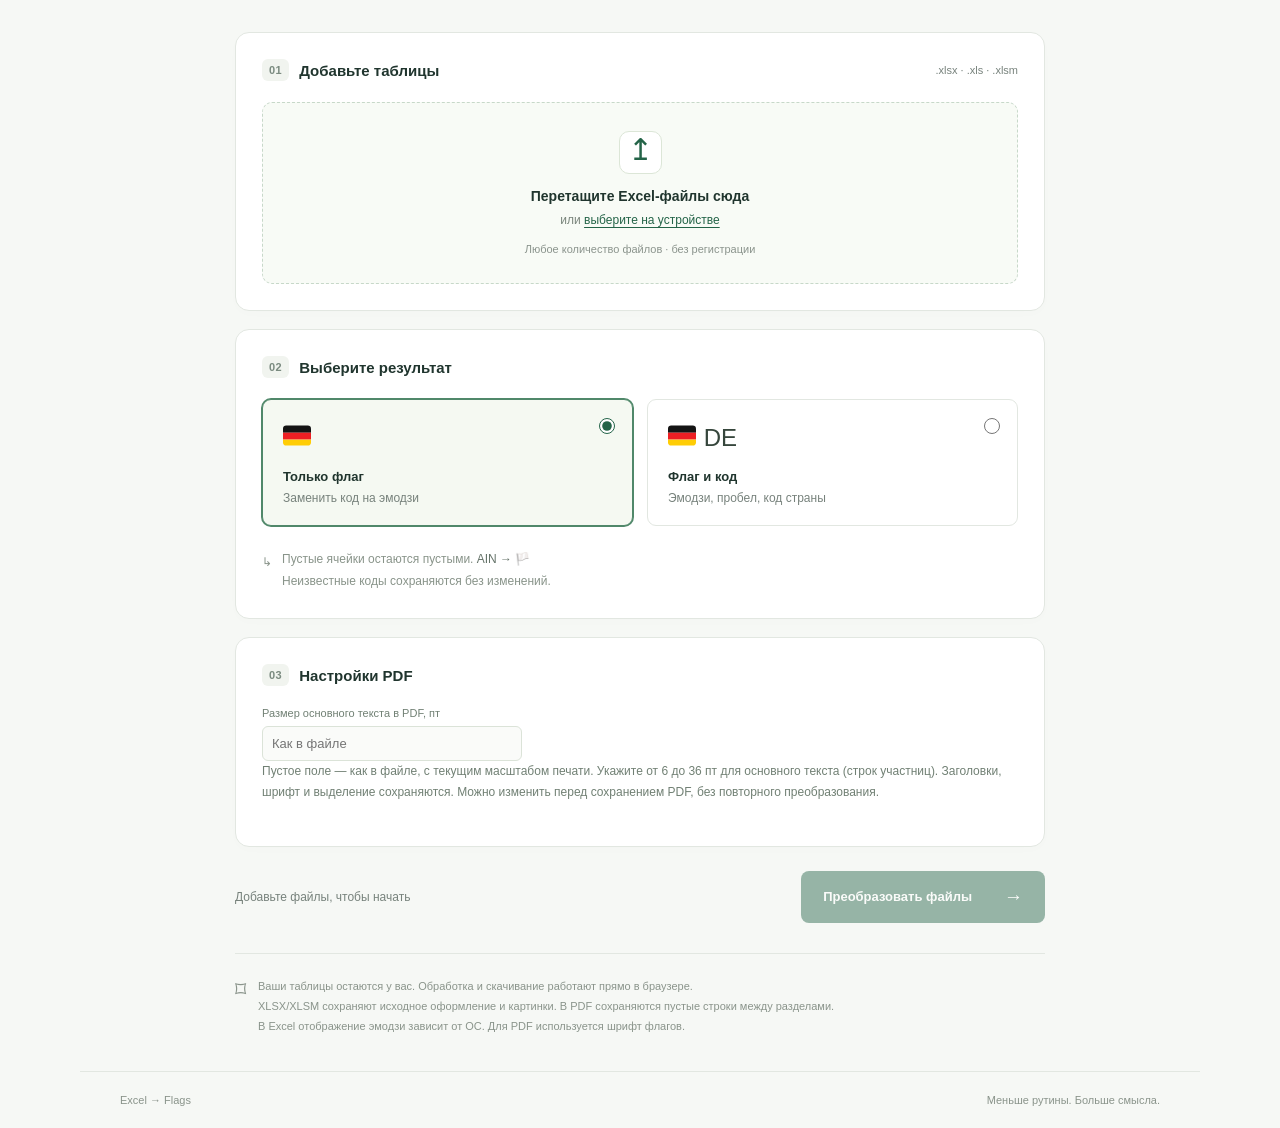
<file: public/index.html>
<!doctype html>
<html lang="ru">
<head>
  <meta charset="utf-8">
  <meta name="viewport" content="width=device-width, initial-scale=1">
  <meta name="description" content="Замените коды стран на флаги в Excel. Бесплатно, прямо в браузере, без отправки файлов на сервер.">
  <title>Excel → Flags · Флаги в таблицах</title>
  <link rel="stylesheet" href="styles.css">
  <script defer src="vendor/xlsx.full.min.js"></script>
  <script defer src="vendor/jszip.min.js"></script>
  <script defer src="converter.js"></script>
  <script defer src="workbook-package.js"></script>
  <script defer src="pdf-export.js"></script>
  <script defer src="app.js"></script>
</head>
<body>
  <main>
    <section class="panel upload-panel" aria-labelledby="upload-title"><div class="section-heading"><h2 id="upload-title"><span class="step">01</span> Добавьте таблицы</h2><span class="muted">.xlsx · .xls · .xlsm</span></div><label class="dropzone" id="dropzone"><input id="file-input" type="file" multiple accept=".xlsx,.xls,.xlsm"><span class="upload-icon" aria-hidden="true">↥</span><strong>Перетащите Excel-файлы сюда</strong><span>или <span class="text-link">выберите на устройстве</span></span><small>Любое количество файлов · без регистрации</small></label><p id="notice" class="notice" role="status" aria-live="polite"></p><div id="files" class="files"></div></section>
    <section class="panel" aria-labelledby="format-title"><div class="section-heading"><h2 id="format-title"><span class="step">02</span> Выберите результат</h2></div><fieldset class="formats"><legend class="sr-only">Формат ячейки</legend><label class="format"><input type="radio" name="format" value="flag" checked><span class="format-body"><span class="format-example">🇩🇪</span><strong>Только флаг</strong><span>Заменить код на эмодзи</span></span></label><label class="format"><input type="radio" name="format" value="flag-code"><span class="format-body"><span class="format-example">🇩🇪 <span>DE</span></span><strong>Флаг и код</strong><span>Эмодзи, пробел, код страны</span></span></label></fieldset><div class="rules"><span>↳</span><p>Пустые ячейки остаются пустыми. <b>AIN → 🏳️</b><br>Неизвестные коды сохраняются без изменений.</p></div></section>
    <section class="panel" aria-labelledby="pdf-settings-title">
      <div class="section-heading"><h2 id="pdf-settings-title"><span class="step">03</span> Настройки PDF</h2></div>
      <label class="field" for="pdf-size">Размер основного текста в PDF, пт
        <input id="pdf-size" type="number" min="6" max="36" step="0.5" placeholder="Как в файле" aria-describedby="pdf-size-help">
      </label>
      <p id="pdf-size-help" class="pdf-help">Пустое поле — как в файле, с текущим масштабом печати. Укажите от 6 до 36 пт для основного текста (строк участниц). Заголовки, шрифт и выделение сохраняются. Можно изменить перед сохранением PDF, без повторного преобразования.</p>
    </section>
    <div class="action-row"><p id="summary">Добавьте файлы, чтобы начать</p><button class="primary" id="convert" disabled>Преобразовать файлы <span>→</span></button></div>
    <section id="results-panel" class="panel" hidden aria-labelledby="results-title"><div class="section-heading"><h2 id="results-title"><span class="step done">✓</span> Готово к скачиванию</h2><button id="download-all" class="secondary">Скачать всё ZIP</button></div><p class="pdf-help">PDF: нажмите «Сохранить PDF», затем выберите «Сохранить как PDF» в окне печати. Экспортируется выбранный лист с эмодзи-флагами.</p><div id="results" aria-live="polite"></div></section>
    <aside class="footnote"><span aria-hidden="true">⌑</span><p>Ваши таблицы остаются у вас. Обработка и скачивание работают прямо в браузере.<br>XLSX/XLSM сохраняют исходное оформление и картинки. В PDF сохраняются пустые строки между разделами.<br>В Excel отображение эмодзи зависит от ОС. Для PDF используется шрифт флагов.</p></aside>
  </main><footer><span>Excel → Flags</span><span>Меньше рутины. Больше смысла.</span></footer>
</body>
</html>
</file>
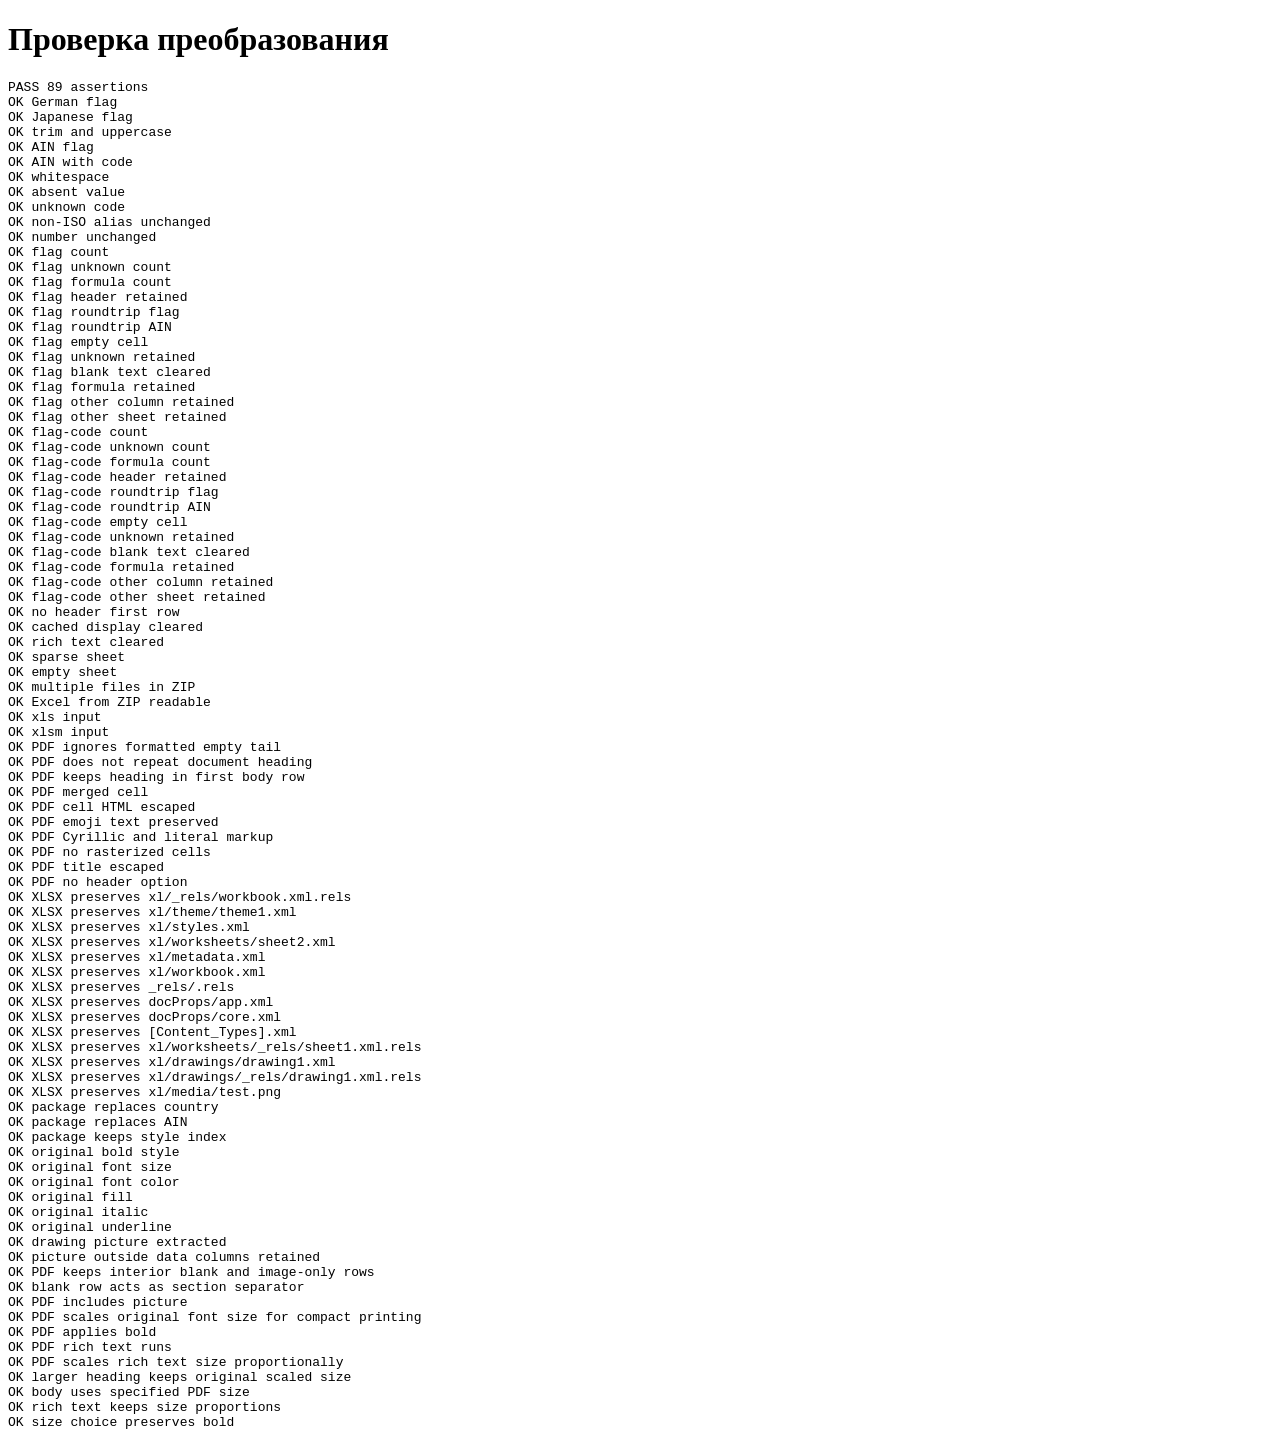
<file: tests/index.html>
<!doctype html>
<html lang="ru"><meta charset="utf-8"><title>Excel Flags — tests</title>
<body><h1>Проверка преобразования</h1><pre id="output">RUNNING</pre>
<script src="../public/vendor/xlsx.full.min.js"></script>
<script src="../public/vendor/jszip.min.js"></script>
<script src="../public/converter.js"></script>
<script src="../public/workbook-package.js"></script>
<script src="../public/pdf-export.js"></script>
<script src="tests.js"></script></body></html>
</file>
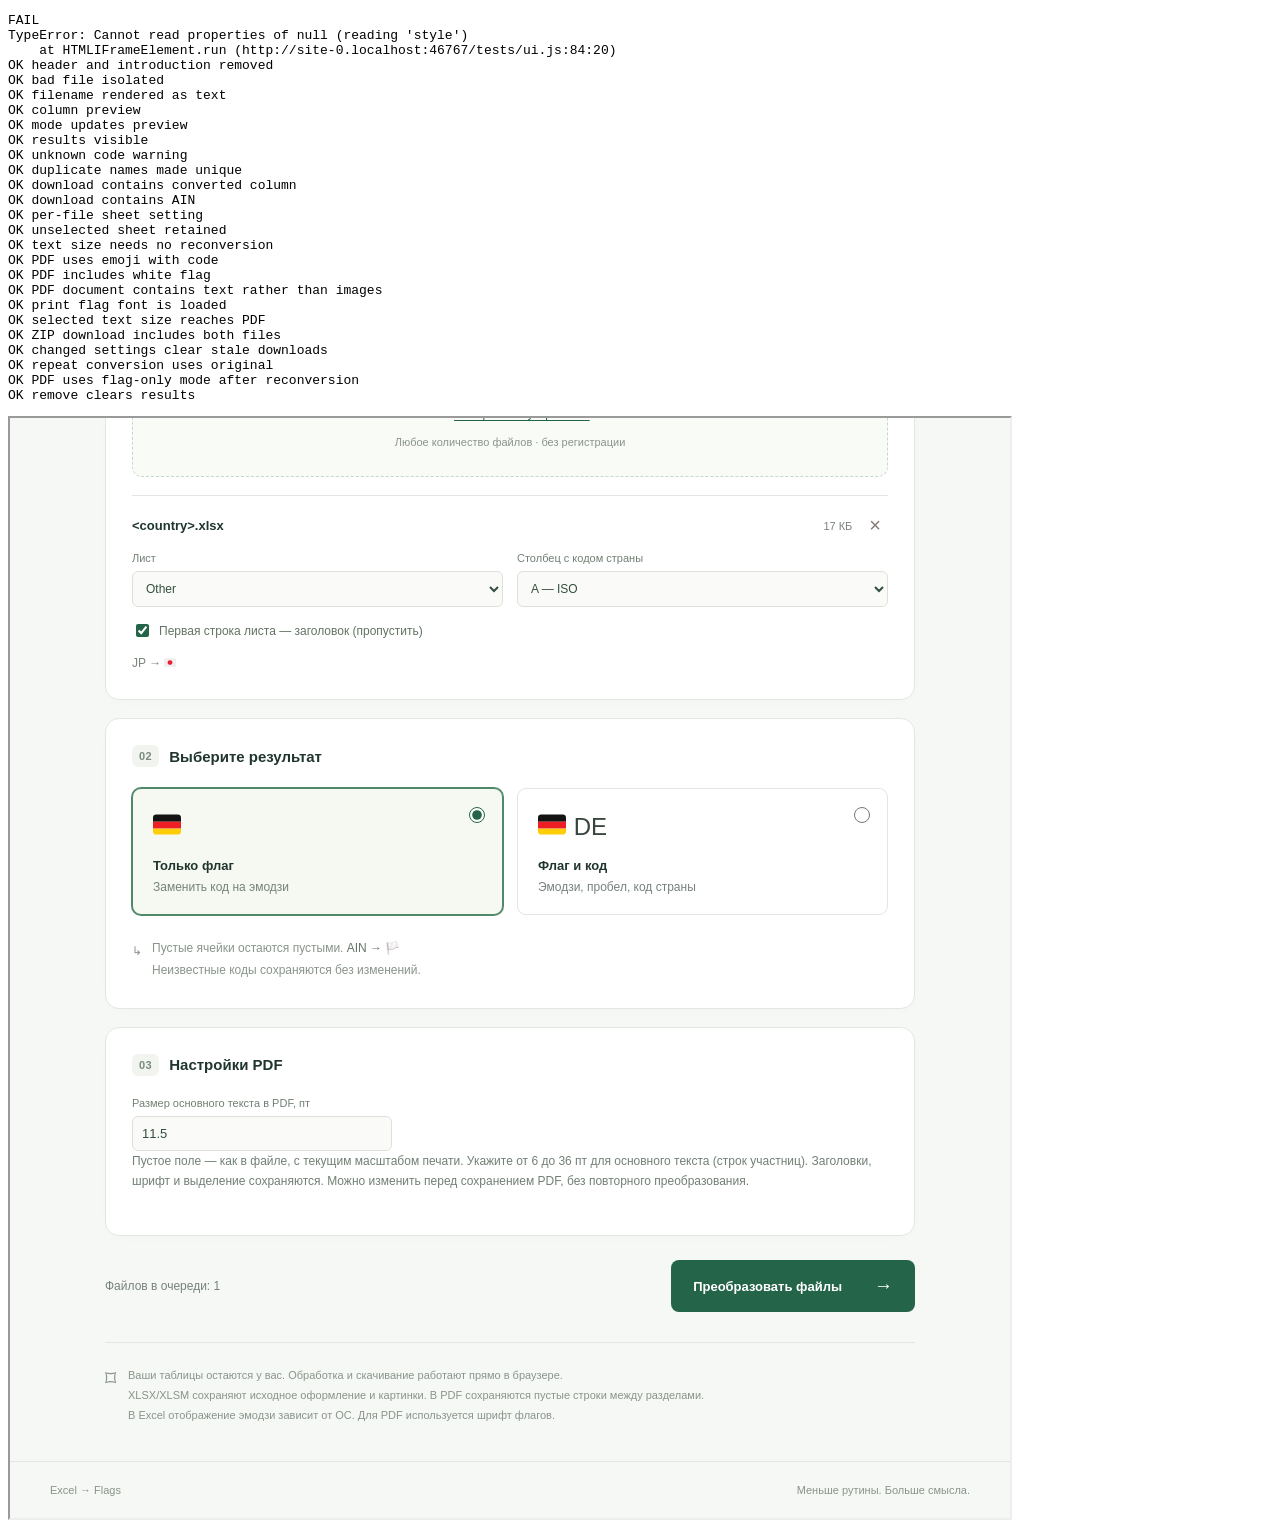
<file: tests/ui.html>
<!doctype html>
<html lang="ru"><meta charset="utf-8"><title>UI tests</title><body>
<pre id="output">RUNNING</pre><iframe id="app" src="../public/index.html" width="1000" height="1100"></iframe>
<script src="../public/vendor/xlsx.full.min.js"></script>
<script src="ui.js"></script></body></html>
</file>
<file: public/styles.css>
@font-face{font-family:"Country Flags";src:url("vendor/TwemojiCountryFlags.woff2") format("woff2");font-display:swap;unicode-range:U+1F1E6-1F1FF;}
:root{font-family:"Country Flags",Inter,"Segoe UI",Arial,sans-serif;color:#20352e;background:#f6f8f5;font-synthesis:none;--green:#246448;--muted:#77827c;--line:#e2e7e1}*{box-sizing:border-box}body{margin:0}button,input,select{font:inherit}button,a,input,select{touch-action:manipulation}button{cursor:pointer}button:disabled{cursor:not-allowed;opacity:.45}a{color:inherit;text-decoration:none}.topbar{max-width:1120px;margin:auto;padding:27px 40px;display:flex;align-items:center;justify-content:space-between;border-bottom:1px solid var(--line)}.brand{font-weight:750;letter-spacing:-.5px;font-size:19px;display:flex;align-items:center;gap:10px}.brand-icon{background:var(--green);color:white;border-radius:9px;font-size:26px;padding:0 7px}.brand-arrow{color:#98a59b;font-weight:400}.privacy{font-size:12px;color:#637369;display:flex;gap:7px;align-items:center}.dot{width:6px;height:6px;background:#5b9772;border-radius:50%}main{width:min(810px,100% - 40px);margin:auto}.intro{padding:60px 0 37px}.eyebrow{font-size:10px;letter-spacing:2px;font-weight:700;color:var(--green)}h1{font-size:54px;line-height:1.12;letter-spacing:-2.2px;font-weight:650;margin:20px 0 18px}h1 span{color:var(--green)}.intro p{color:#6c7870;font-size:15px;line-height:1.75}.examples{display:flex;gap:10px;margin-top:25px}.examples>span{background:#fff;border:1px solid var(--line);padding:8px 13px;border-radius:7px;font-family:"Country Flags","Segoe UI Emoji","Apple Color Emoji",sans-serif;font-size:13px}.examples b{color:#a2ada5;margin:0 8px;font-weight:400}.panel{background:#fff;border:1px solid var(--line);border-radius:14px;padding:26px;margin-bottom:18px;box-shadow:0 3px 12px #20352e03}.section-heading{display:flex;justify-content:space-between;align-items:center;gap:12px;margin-bottom:21px}h2{display:flex;align-items:center;gap:10px;font-size:15px;margin:0;font-weight:650}.step{color:#7b8b80;background:#f1f4ef;border-radius:6px;padding:5px 7px;font-size:11px;letter-spacing:.5px}.muted{font-size:11px;color:var(--muted)}.dropzone{position:relative;display:flex;align-items:center;flex-direction:column;gap:9px;padding:28px 16px;border:1.5px dashed #c7d8c9;border-radius:10px;background:#f8fbf6;cursor:pointer;transition:.15s}.dropzone:hover,.dropzone.dragover{background:#eef6ea;border-color:var(--green)}.dropzone:focus-within{outline:2px solid var(--green);outline-offset:3px}.dropzone input{position:absolute;opacity:0;width:1px;height:1px}.upload-icon{font-size:30px;color:var(--green);border:1px solid #dce6d7;background:#fff;border-radius:10px;width:43px;height:43px;text-align:center;margin-bottom:5px}.dropzone strong{font-size:14px}.dropzone>span:not(.upload-icon){font-size:12px;color:#7a857c}.text-link{color:var(--green);text-decoration:underline;text-underline-offset:3px}.dropzone small{font-size:11px;color:#8b948d;margin-top:7px}.notice:empty{display:none}.notice{font-size:13px;color:#85612c;line-height:1.5;white-space:pre-line}.formats{display:grid;grid-template-columns:1fr 1fr;gap:14px;border:0;padding:0;margin:0}.format{position:relative;cursor:pointer}.format input{position:absolute;right:15px;top:16px;accent-color:var(--green);width:16px;height:16px}.format-body{border:1px solid var(--line);border-radius:9px;padding:20px;display:flex;flex-direction:column;gap:7px}.format input:checked+.format-body{border-color:#50886a;background:#f5f9f2;box-shadow:0 0 0 1px #50886a}.format input:focus-visible+.format-body{outline:2px solid var(--green);outline-offset:3px}.format-example{font-family:"Country Flags","Segoe UI Emoji","Apple Color Emoji",sans-serif;font-size:28px;min-height:37px;margin-bottom:5px}.format-example span{font-family:"Segoe UI",sans-serif;font-size:24px;color:#36463c}.format-body strong{font-size:13px}.format-body>span:last-child{font-size:12px;color:var(--muted)}.rules{display:flex;gap:10px;color:#89948a;font-size:12px;line-height:1.8;margin-top:15px}.rules>span{padding-top:11px}.rules p{margin:8px 0 0}.rules b{color:#657369;font-weight:500}.action-row{display:flex;justify-content:space-between;align-items:center;margin:24px 0 30px;gap:15px}.action-row p{font-size:12px;color:var(--muted)}.primary{border:0;background:var(--green);color:#fff;padding:15px 22px;border-radius:8px;font-size:13px;font-weight:600;display:flex;gap:32px;align-items:center}.primary:hover:not(:disabled){background:#194e36}.primary span{font-size:19px}.secondary{border:1px solid #d3ddd3;background:#fff;color:var(--green);padding:9px 12px;border-radius:7px;font-size:12px}.secondary:hover{background:#f1f6ef}.files:empty{display:none}.file-card{border-top:1px solid var(--line);padding-top:18px;margin-top:18px}.file-heading{display:flex;gap:10px;align-items:center;margin-bottom:15px}.file-heading strong{font-size:13px;overflow-wrap:anywhere;flex:1}.file-heading small{font-size:11px;color:var(--muted)}.remove{border:0;background:transparent;color:#8b7973;font-size:20px;padding:0 7px}.file-options{display:grid;grid-template-columns:1fr 1fr;gap:14px}.field{font-size:11px;color:#718074;display:flex;flex-direction:column;gap:7px}select{width:100%;min-width:0;background:#fafbf9;color:#344d3e;border:1px solid #dbe3d8;padding:9px;border-radius:6px;font-size:12px}.header-option{display:flex;align-items:center;gap:7px;font-size:12px;margin-top:14px;color:#627365}.header-option input{accent-color:var(--green)}.preview{margin-top:13px;color:#7a857c;font-size:12px;line-height:1.7;overflow-wrap:anywhere}.preview b{font-weight:500;color:#344d3e}.result-row{padding:15px 0;border-top:1px solid var(--line);display:flex;align-items:center;gap:15px}.result-details{flex:1;min-width:0}.result-details strong{display:block;font-size:13px;overflow-wrap:anywhere}.result-details small{display:block;font-size:11px;color:#78857a;margin-top:7px;line-height:1.6;white-space:pre-line}.result-details .warning{color:#957036}.footnote{display:flex;gap:12px;align-items:flex-start;border-top:1px solid var(--line);padding:23px 0 35px;color:#8a948b}.footnote>span{font-size:22px}.footnote p{font-size:11px;line-height:1.8;margin:0}footer{max-width:1120px;margin:auto;padding:22px 40px;border-top:1px solid var(--line);display:flex;justify-content:space-between;font-size:11px;color:#8a948b}.sr-only{position:absolute;width:1px;height:1px;overflow:hidden;clip:rect(0,0,0,0)}:focus-visible{outline:2px solid #3c8059;outline-offset:3px}[hidden]{display:none!important}@media(max-width:600px){.topbar{padding:20px}.privacy{font-size:0}.privacy .dot{width:8px;height:8px}.intro{padding-top:38px}h1{font-size:43px}.eyebrow{font-size:8px;letter-spacing:1.5px}.panel{padding:18px}.section-heading>.muted{font-size:9px}.formats{gap:10px}.format-body{padding:16px 12px}.format-body>span:last-child{font-size:11px}.examples{gap:5px;flex-wrap:wrap}.examples>span{padding:7px 10px}.action-row{align-items:stretch;flex-direction:column}.primary{justify-content:center}.action-row p{margin:0}.file-options{grid-template-columns:1fr}.result-row{flex-wrap:wrap}footer{padding:20px;font-size:10px}.desktop{display:none}}

main{padding-top:32px}.pdf-help{font-size:12px;line-height:1.7;color:#718074;margin:0 0 18px}.result-actions{display:flex;flex-wrap:wrap;gap:8px}.result-actions .secondary{white-space:nowrap}@media(max-width:600px){main{padding-top:20px}.result-details{flex-basis:100%}.result-actions{width:100%}.result-actions .secondary{flex:1}.section-heading{flex-wrap:wrap}}
#pdf-size{width:100%;max-width:260px;background:#fafbf9;color:#344d3e;border:1px solid #dbe3d8;padding:9px;border-radius:6px;font-size:13px}
</file>
